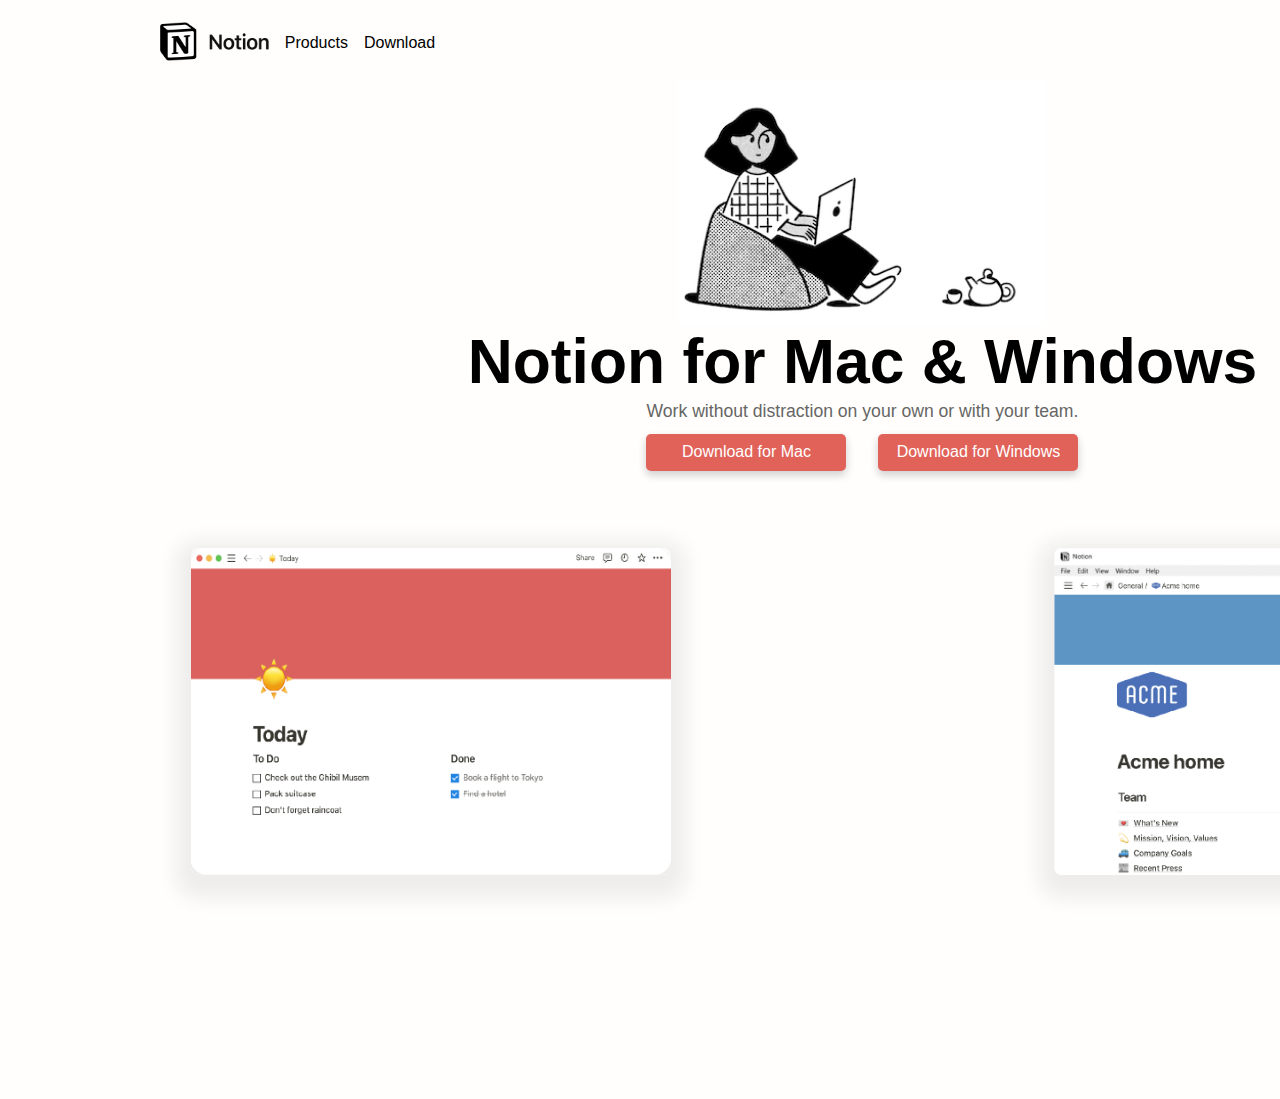
<file: download.html>
<!DOCTYPE html>
<html lang="en">
  <head>
    <meta charset="UTF-8"/>
    <meta http-equiv="X-UA-Compatible" content="IE=edge"/>
    <meta name="viewport" content="width=device-width"/>

    <title>Notion - One workspace. Every team.</title>
    <link rel="stylesheet" href="styles/style.css"/>
    <link rel="icon" type="image/svg+xml" href="images/Notion_app_logo.png"/>
  </head>
   

  <body>
    <header>
    <nav class="images">
      <ul>
        <li><a href="index.html"><img src="images/full-logo.png" alt="Notion logo."/></a></li>
        <li>
          <img
            class="menuOpen"
            alt="Hamburger menu"
            src="images/hamburger.png"
            aria-hidden="true"/>
        </li>
      </ul>
     
    </nav>

    <nav>
      
      <ul class="dropdownOpen">
        <li>
          <details open>
            <summary>Product
              <img
              class="dropdownClosed"
              alt="Opened dropdown arrow"
              src="images/openArrow.svg" >
            </summary>
            <p>Overview</p>
            <p>Template gallery</p>
            <p>Customer stories</p>
            <p>Connections</p>

            <button>Download Notion</button>
          </details>
        </li>

        <li><hr /></li>

        <li>
          <details >
            <summary>Solutions
              <img
             
              class="dropdownOpening"
              alt="Closed dropdown arrow"
              src="images/90degarrow.png" >
            </summary>
            <p>BY TEAM SIZE</p>
            <p>Enterprise</p>
            <p>Small business</p>
            <p>Personal</p>

            <p>BY TEAM FUNCTION</p>
            <p>Design</p>
            <p>Engineering</p>
            <p>Product</p>
            <p>Managers</p>

            <p>NOTION FOR</p>
            <p>Startups</p>
            <p>Remote work</p>
            <p>Education</p>
            <p>Nonprofits</p>
          </details>

          <li><hr></li>

          <li>
            <details >
            <summary>Resources
              <img 
              class="dropdownOpening"
              alt="Closed dropdown arrow"
              src="images/90degarrow.png">
            </summary>
            <p>Blog</p>
            <p>Guides & tutorials</p>
            <p>Webinars</p>
            <p>Help centers</p>
            <p>API docs</p>
            <p>Community</p>
          </details>
        </li>

          <li><hr></li>

        <li>
          <details class="notFirstDetails">
            <summary>Download
              <img
              
              class="dropdownOpening"
              alt="Closed dropdown arrow"
              src="images/90degarrow.png">
            </summary>
            <p>iOS & Android</p>
            <p><a href="download.html">Mac & Windows</a></p>
            <p>Web Clipper</p>
          </details>
        </li>  
      </ul>
    </nav>

    <nav role="navigation">

      <ul>
        <li>
          <ul>
            <li><a href="index.html"><img src="images/full-logo.png" alt="Notion logo."/></a></li>
            <li><details>
              <summary>Products</summary>
              <p>Home</p>
              <p>Template gallery</p>
              <p>Connections stories</p>
              <p>Pricing</p>
            </details></li>
            <li>
              <details>
                <summary>Download</summary>
                <p>iOS & Android</p>
                <p><a href="download.html">Mac & Windows</a></p>
                <p>Web Clipper</p>
                <p>Pricing</p>
            </details>
            </li>
            
          </ul>

          <ul>
            <li>Contact sales</li>
            <li>Log in</li>
            <li><button>Try Notion Free</button></li>
          </ul>
        </li>
      </ul>
     
    </nav>
  </header>

    <main class="main2">
      <section>
        <article>
          <h1>
            Notion for
            <span>Mac & Windows</span>
          </h1>
          <h2>Work without distraction on your own or with your team.</h2>
        </article>
        <img
          src="images/couch-illustration.png"
          alt="Woman sitting on a beanbag with tea and her laptop."
        />
      </section>

      <!-- 2 -->
      <section>
        <button>Download for Windows</button>

        <button>Download for Mac</button>

        <img
          src="images/today.png"
          alt="An example of a Notion template with information about a company."
        />
        <img
          src="images/acme-home.png"
          alt="An example of a Notion template with a daily planner."
        />
      </section>

      <!-- 3 -->
      <section>
        <section>
          <button>Download for Mac</button>
          <button>Download for Windows</button>
        </section>

        <section>
          <img
            src="images/today.png"
            alt="An example of a Notion template with a daily planner."
          />
          <img
            src="images/acme-home.png"
            alt="An example of a Notion template with information about a company."
          />
        </section>
      </section>
    </main>

    <script src="src/script.js"></script>
  </body>
</html>
</file>
<file: styles/style.css>
/* ************
/* CSS REMEDY */
/**************/
*,
*::after,
*::before {
  box-sizing: border-box;
}

button,
summary {
  cursor: pointer;
}

/*********************/
/* CUSTOM PROPERTIES */
/*********************/
:root {
  /* startje */
  --color-text: #111;
  --color-background: #eee;
}

/****************/
/* JOUW STYLING */
/****************/

/* jouw code */

/* RESPONSIVE */
html {
  font-size: 100%;
  padding: 0;
  margin: 0;
  box-sizing: border-box;
}

body {
  font-family: inter-var, -apple-system, BlinkMacSystemFont, "Segoe UI",
    Helvetica, "Apple Color Emoji", Arial, sans-serif, "Segoe UI Emoji",
    "Segoe UI Symbol";
  background-color: #fffefc;
  /* width: 100%; */
  margin: 0;
  min-width: fit-content;
}

main {
  margin: 0;
  padding: 0;
}

details > summary {
  list-style: none;
}

header nav:nth-of-type(3) ul li ul {
  display: flex;
  flex-direction: row;
}

header nav:nth-of-type(3) ul li {
  display: flex;
  flex-direction: row;
  margin: 0;
}

header nav:nth-of-type(3) ul li ul li a:first-of-type,
header nav:nth-of-type(3) ul li ul li:first-of-type {
  margin: 0;
}

/* .dropdownOpened::after {
  content: url("https://www.notion.so/front-static/shared/icons/nav-caret.svg");
} */

button {
  font-family: inherit;
  font-weight: 450;
  background-color: #e16259;
  border-radius: 5px;
  color: white;
  border: none;
  font-size: 1rem;
  width: 9.5rem;
  height: 2.3rem;
  padding: 0.375rem 0.875rem 0.4375rem 0.875rem;
  box-shadow: 0px 4px 9px #cfcece;
}

hr {
  opacity: 30%;
  margin: 7rem 6rem 7rem 6rem;
}

main > section:first-of-type > button {
  margin-top: 1.25rem;
  width: 9.8rem;
  height: 2.4rem;
}

button:hover {
  background-color: #e05146;
}

/* 1 */
main > section {
  display: flex;
  flex-direction: row;
  gap: 9rem;
  justify-content: space-evenly;
  width: 100%;
}

.main2 > section {
  gap: 0;
}

section:nth-of-type(2),
section:nth-of-type(3),
section:nth-of-type(4),
section:nth-of-type(5) {
  gap: 4.8rem;
  margin-bottom: 7rem;
}

section:nth-of-type(2) > img,
section:nth-of-type(3) > img,
section:nth-of-type(4) > img,
section:nth-of-type(5) > img {
  border-radius: 0.5rem;
  box-shadow: 0 8px 20px 15px #eeedeb;
}

main > section:nth-of-type(5) > img {
  border: 1px solid #dfdbd8;
  border-radius: 0.5rem;
}

main > section:nth-of-type(5) > article > p:nth-of-type(2) {
  margin-top: 1rem;
}

main > section > article {
  /* width: 50%; */
  display: flex;
  flex-direction: column-reverse;
  /* justify-content: space-evenly; */
}

main > section:first-of-type > article {
  flex-direction: column;
}
main > section:nth-of-type(4) > article {
  flex-direction: column-reverse;
}

main > section:nth-of-type(2) > img,
main > section:nth-of-type(3) > img,
main > section:nth-of-type(4) > img,
main > section:nth-of-type(5) > img {
  width: 54%;
}

main > section:first-of-type > img {
  margin-left: 5rem;
}

main > section:first-of-type > img {
  margin-top: 4.7rem;
  width: auto;
  height: 21rem;
}

main > section:nth-of-type(2) {
  margin-top: 7rem;
}

/* 2 en 5 */
main > section:nth-of-type(2),
section:nth-of-type(5) {
  display: flex;
  flex-direction: row-reverse;
  justify-content: center;
  width: 100%;
}

/* 3 */
main > section:nth-of-type(3),
section:nth-of-type(4) {
  display: flex;
  flex-direction: row-reverse;
  justify-content: center;
  width: 100%;
}

/* 1 / 6 */
main > section:nth-of-type(6),
section:nth-of-type(7) {
  display: flex;
  flex-direction: row;
}

section:first-of-type > article > figure {
  filter: grayscale(100%);
  opacity: 65%;
}

h1 {
  font-size: 3.9rem;
}

h1:first-of-type {
  margin-bottom: 0px;
}

section:first-of-type > article > h1:nth-of-type(2) {
  margin: 0px;
}

main > section:first-of-type > article > h2 {
  width: 25rem;
  line-height: 1.8rem;
}

main > section:nth-of-type(10) > article > section > img {
  height: 4rem;
  width: auto;
}

main > section:nth-of-type(6),
main > section:nth-of-type(7) {
  width: 100%;
}

main > section:nth-of-type(6) {
  justify-content: center;
}

main > section:nth-of-type(10) > article:first-of-type > img {
  width: 9rem;
}

blockquote {
  width: 24rem;
  line-height: 1.6rem;
  margin: 1rem 0;
  color: #666666;
  font-weight: 450;
  font-size: 1.15rem;
}

main > section:nth-of-type(10) > article > section {
  display: flex;
  flex-direction: row-reverse;
  justify-content: flex-end;
}
main > section:nth-of-type(10) > article > section > section > h6 {
  font-size: 1rem;
  margin: 0;
  font-weight: normal;
}

main > section:nth-of-type(10) > article > section > section > p {
  font-size: 1rem;
  margin-top: 0.2rem;
  font-weight: normal;
}

main > section:nth-of-type(10) {
  gap: 2.8rem;
  align-items: baseline;
  justify-content: center;
}

main > section:nth-of-type(10) > article {
  flex-direction: column-reverse;
}

main > section:nth-of-type(10) > article:nth-of-type(1) > img,
main > section:nth-of-type(10) > article:nth-of-type(3) > img {
  margin: 0;
}

main > section:nth-of-type(10) > article:nth-of-type(2) > img {
  width: 6rem;
}

main > section:nth-of-type(10) > article:nth-of-type(3) > img {
  width: 5.8rem;
}

main > section:nth-of-type(6) > img {
  width: 16rem;
  height: 9rem;
}

main > section:nth-of-type(6) > article > h3 {
  color: #666666;
  font-weight: 450;
  line-height: 1.8rem;
  margin: 0.5rem 16rem 1rem 0;
}

main > section:first-of-type > article > p {
  color: #666666;
  margin-top: 2rem;
  font-size: 0.9rem;
}

main > section:first-of-type > article > figure {
  margin: 0;
  display: flex;
  flex-wrap: wrap;
  flex-direction: row;
  justify-content: center;
  width: 100%;
}

figure:first-of-type > img {
  padding: 10px 10px 5px;
  height: 2.2rem;
}

article > img {
  width: 6rem;
  margin: auto 0;
}

section:nth-of-type(2) > article > img {
  width: 6.6rem;
  height: auto;
}

main > section:nth-of-type(3) > article > img {
  width: 5rem;
  height: auto;
}

section:nth-of-type(4) > article > img {
  width: 10.2rem;
  height: auto;
}

section:nth-of-type(5) > article > img {
  width: 3.8rem;
  height: auto;
}

nav:nth-of-type(2) {
  display: none;
  height: 100%;
  overflow: hidden;
}

section:not(:first-of-type) > h1 {
  margin-top: 0px;
}
section:not(:first-of-type) > article > p {
  font-size: 1.1rem;
  color: #666666;
  line-height: 1.4375rem;
  margin: 0;
}

section:nth-of-type(2) > article,
section:nth-of-type(3) > article,
section:nth-of-type(4) > article,
section:nth-of-type(5) > article {
  width: 25rem;
  margin: auto 0;
}

main > section:nth-of-type(2) > article > h3,
main > section:nth-of-type(3) > article > h3,
main > section:nth-of-type(4) > article > h3,
main > section:nth-of-type(5) > article > h3 {
  font-size: 2rem;
  margin: 1rem 0 1rem 0;
}

/* last bit  */

main > section:nth-of-type(6) > article > h2,
main > section:nth-of-type(8) > article > h2,
main section:nth-of-type(9) > article > h2 {
  margin: 0;
  font-size: 2.2rem;
  font-weight: 700;
  color: black;
}

main > section:first-of-type > article > h2 {
  font-size: 1.1rem;
  font-weight: 400;
  color: #666665;
}

/* SECOND PAGE */

.main2 > section:first-of-type {
  display: flex;
  flex-direction: column-reverse;
}
.main2 > section:first-of-type > article > h1,
.main2 > section:first-of-type > article > h2 {
  margin: auto;
  width: auto;
}

.main2 section:first-of-type img {
  margin: auto;
  width: 23rem;
  height: auto;
}

main > section:first-of-type > article > h1 > span {
  display: block;
}

.main2 > section:first-of-type > article > h1 > span {
  display: inline;
}

main > section:nth-of-type(8),
main > section:nth-of-type(9) {
  display: none;
}

.main2 > section:nth-of-type(2) {
  display: none;
}

header nav:nth-of-type(3) ul li {
  gap: 44rem;
}

header nav:nth-of-type(3) ul li details,
header nav:nth-of-type(3) ul {
  margin-top: 0.7rem;
}

.main2 section:nth-of-type(3) {
  display: flex;
  flex-direction: column;
}
.main2 > section:nth-of-type(3) > section:first-of-type {
  display: flex;
  margin: auto;
  gap: 2rem;
  flex-direction: row;
}
.main2 > section:nth-of-type(3) > section:nth-of-type(2) {
  display: flex;
  gap: 0;
  flex-direction: row;
}

.main2 section:nth-of-type(3) > section:nth-of-type(2) > img {
  overflow: hidden;
  width: 30rem;
  height: auto;
  margin: 0 auto;
}

.main2 section button {
  width: 12.5rem;
  margin-top: 0.5rem;
}

/* MENU */

@media (min-width: 1440px) {
  header > nav:nth-of-type(3) {
    max-width: 100vw;
    overflow: hidden;
  }

  header nav:nth-of-type(3) ul li {
    gap: 44rem;
  }
}

@media (min-width: 1080px) {
  nav:first-of-type {
    display: none;
  }

  li,
  a {
    list-style: none;
    text-decoration: none;
    margin: auto 0.5rem;
    color: black;
  }

  li:not(:first-of-type):hover,
  a:hover {
    color: red;
  }

  ul {
    display: flex;
    justify-content: space-around;
    flex-direction: row;
    gap: 1rem;
    padding: 0;
    margin-left: 5rem;
    margin-right: 5rem;
  }

  ul li img {
    width: 6.8rem;
  }
}

/* MOBILE  */
@media (max-width: 1080px) {
  html {
    font-size: 100%;
    margin: 0;
    padding: 0;
  }

  body {
    margin: 0;
    padding: 0;
  }
  /* section {
		width: 0%;
	} */

  /* 1 */
  main > section {
    display: flex;
    flex-direction: column-reverse;
    justify-content: center;
    width: 100%;
  }

  main > section > article {
    width: 100%;
    display: flex;
    flex-direction: column-reverse;
    justify-content: center;
  }

  main > section:nth-of-type(2) > img,
  main > section:nth-of-type(3) > img,
  main > section:nth-of-type(4) > img,
  main > section:nth-of-type(5) > img {
    min-width: 100%;
  }

  hr {
    margin: 0 2rem 4rem 2rem;
  }

  nav:nth-of-type(2) ul {
    margin: 2rem;
    padding: 0;
  }

  nav:nth-of-type(2) li hr {
    margin: 2rem 0;
    padding: 0;
    width: 100%;
  }

  nav:nth-of-type(2) li details summary {
    font-weight: 700;
  }

  /* 2 */
  main > section:nth-of-type(2),
  section:nth-of-type(4),
  section:nth-of-type(5) {
    display: flex;
    justify-content: center;
    flex-direction: column;
    width: 100%;
  }

  main > section:nth-of-type(3) {
    flex-direction: column;
  }

  /* 1 / 6  */

  main > section:nth-of-type(6),
  section:nth-of-type(7) {
    flex-direction: column-reverse;
  }

  /* STYLES */

  main > section:first-of-type > img {
    width: 25rem;
    height: auto;
    margin: auto;
  }

  main > section:nth-of-type(6) {
    gap: 2.5rem;
  }

  main > section:nth-of-type(6) > img {
    width: 75%;
    margin: auto;
  }

  section:first-of-type > article > h1 {
    margin: auto;
  }

  h1 {
    font-size: 3.3rem;
    font-weight: 600;
    text-align: center;
    line-height: 3.5rem;
  }

  main > section:nth-of-type(2) > article > h3,
  main > section:nth-of-type(3) > article > h3,
  main > section:nth-of-type(4) > article > h3,
  main > section:nth-of-type(5) > article > h3 {
    font-size: 1.8rem;
  }

  section:first-of-type > article > figure {
    padding: 0 1rem;
  }

  main > section:first-of-type > article > h2:first-of-type {
    font-size: 1.4rem;
    line-height: 1.5rem;
    text-align: center;
    margin: 0.8rem auto 0 auto;
    font-weight: 400;
    width: 25rem;
  }

  button {
    font-size: 1.2rem;
    letter-spacing: 0.03rem;
  }

  button {
    width: 12rem;
    height: 2.8rem;
  }

  section:first-of-type > article > button {
    margin: 1.6rem auto 2rem auto;
  }

  section:nth-of-type(6) > article > button {
    margin-top: 1.6rem;
    width: 10.8rem;
  }

  section:nth-of-type(8) > article > button {
    margin-top: 1.6rem;
    width: 13rem;
    background-color: #fffefc;
    color: black;
    border: 1px solid #6666654f;
  }

  section:first-of-type > article > p {
    text-align: center;
  }

  main > section:nth-of-type(2) {
    margin-top: 2.5rem;
  }

  main > section:not(:first-of-type) {
    margin-bottom: 4rem;
    gap: 1.5rem;
  }

  main > section:nth-of-type(4) > article > img {
    width: 10rem;
    height: auto;
  }

  main > section:first-of-type > article > p {
    margin: 0 0 0.25rem 0;
    font-size: 1.1rem;
  }

  main {
    padding: 0 2rem;
  }

  section:not(:first-of-type) > article > p {
    font-size: 1.3rem;
    line-height: 1.8rem;
  }

  section:first-of-type > article > figure > img {
    height: 2.7rem;
    width: auto;
  }

  main > section:first-of-type {
    gap: 0;
  }

  main > section:nth-of-type(6) > article > h3,
  main > section:nth-of-type(8) > article > h3 {
    margin: 1rem 0 0 0;
    color: #666666;
    font-weight: 450;
    font-size: 1.4rem;
    line-height: 1.8rem;
  }

  main > section:nth-of-type(8) > img {
    width: 19.5rem;
    height: auto;
    margin: auto;
  }

  main > section:nth-of-type(10) {
    flex-direction: column;
  }

  main > section:nth-of-type(10) > article:nth-of-type(1) > img {
    width: 10rem;
  }

  main > section:nth-of-type(10) > article:nth-of-type(2) > img {
    width: 7rem;
  }

  main > section:first-of-type > article > h1:first-of-type {
    margin-top: 1.2rem;
  }

  blockquote {
    margin: 1rem 0 0 0;
    font-size: 1.4rem;
  }

  main > section:nth-of-type(10) > article > section > section {
    padding: 0;
    display: flex;
    margin: 0 auto 0 0;
    flex-direction: column;
  }

  main > section:nth-of-type(10) > article > section > img {
    height: 5rem;
    width: auto;
  }

  main > section:nth-of-type(10) > article > section {
    display: flex;
    flex-direction: row-reverse;
    padding: 0;
    margin: 1rem 2rem 1rem 0;
  }

  /* SECOND PAGE */

  main > section:first-of-type > article > h1 > span {
    display: block;
  }

  .main2 > section:first-of-type > img {
    width: 100%;
  }

  .main > section:nth-of-type(2) > section {
    display: flex;
    flex-direction: column;
    background-color: red;
  }

  .main2 section:nth-of-type(2) {
    display: grid;
  }

  .main2 section:nth-of-type(2) button:first-of-type {
    order: 4;
    width: 15.5rem;
  }

  .main2 section:nth-of-type(2) button:nth-of-type(2) {
    order: 2;
    width: 12.5rem;
  }

  .main2 section:nth-of-type(2) img:first-of-type {
    order: 1;
  }

  .main2 section:nth-of-type(2) img:nth-of-type(2) {
    order: 3;
  }

  .main2 > section:nth-of-type(3) {
    display: none;
  }

  /* MENU */

  nav:nth-of-type(3) {
    display: none;
  }
  header {
    margin-bottom: 4rem;
  }
  header nav:first-of-type {
    margin: 1rem 2rem;
  }
  header nav ul li {
    list-style-type: none;
  }

  header nav ul li section {
    width: 1.8rem;
    height: 0.1rem;
    background-color: black;
    margin: 7px auto;
  }

  header nav ul li:nth-of-type(2) section {
    margin-bottom: 0;
  }

  nav:not(:nth-of-type(2)) ul {
    padding: 0;
    display: flex;
    flex-direction: row;
    justify-content: space-between;
  }

  header > nav > ul > li > a > img {
    width: auto;
    height: 2.375rem;
    list-style: none;
    overflow: hidden;
  }

  header > nav > ul > li:nth-of-type(2) > img {
    height: 1.5rem;
    width: auto;
    margin-top: 0.5rem;
  }

  nav:nth-of-type(2) {
    display: inline;
    z-index: 2;
    overflow-x: hidden;
    position: fixed;
    width: 100%;
  }

  .whiteBg {
    background-color: white;
    position: fixed;
  }

  main {
    z-index: 0;
  }

  /* Onderstaande hamburger menu code van: https://codepen.io/roza-m/pen/NWzQyyj */

  /*******************************************************/
  /* als de EERSTE IMAGES BUTTON de class menuOpen heeft */
  /*******************************************************/

  nav.images ul li.menuOpen img {
    /* met 'content' van de img vervangen */
    /* developer.mozilla.org/en-US/docs/Web/CSS/content */
    /* de url: https://assets.codepen.io/274456/ui-icon-cross.svg */
    content: url(../images/closed.png);
  }

  section:nth-of-type(7) {
    display: none;
  }

  .dropdownOpen {
    display: none;
  }

  .dropdownClosed img {
    content: url(../images/90degarrow.png);
  }

  nav:nth-of-type(2) > details > section {
    margin: 0;
    gap: 0;
  }

  nav:nth-of-type(2) {
    flex-direction: column;
    overflow-y: scroll;
  }
  .dropdownOpening img {
    content: url(../images/openArrow.svg);
  }
}
</file>
